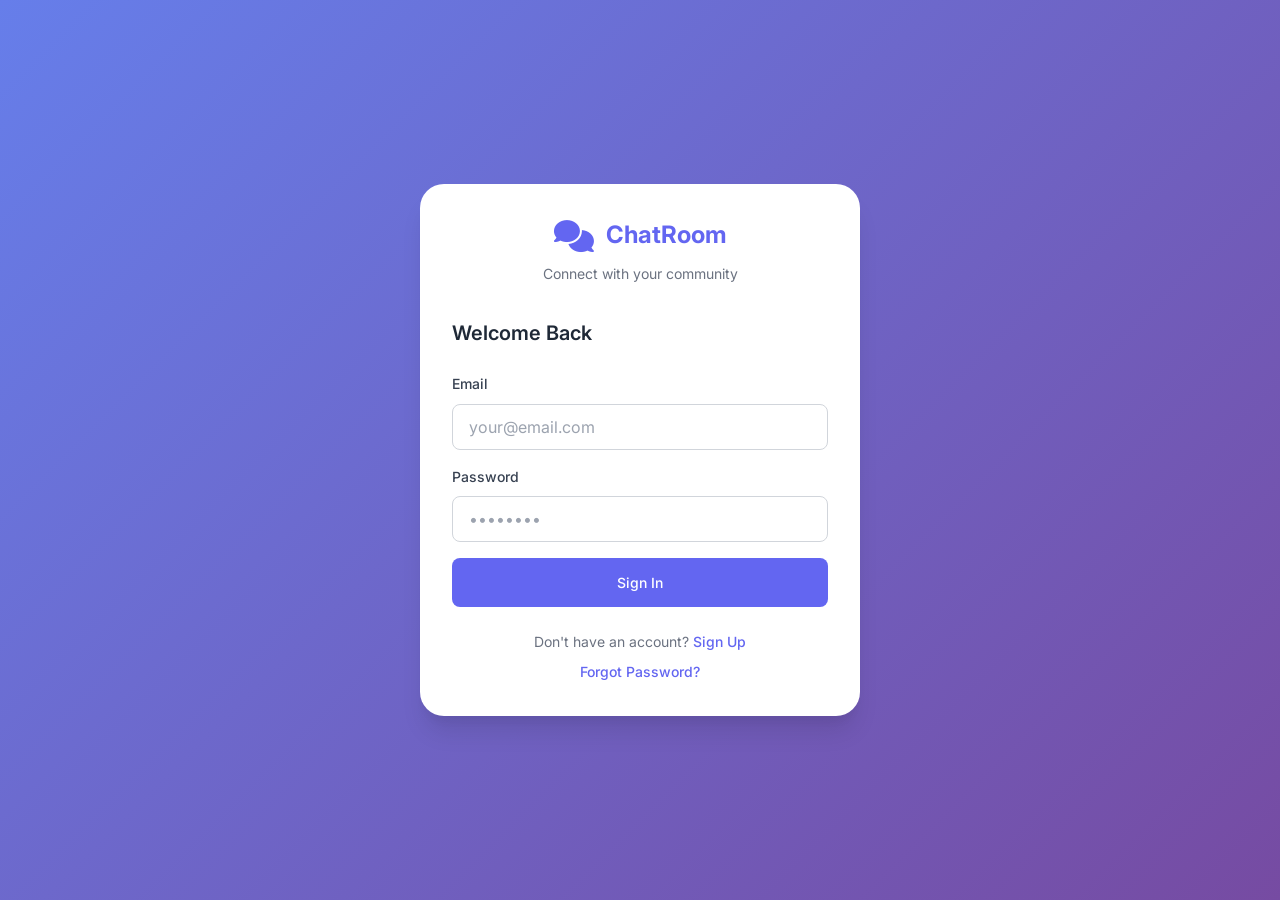
<file: frontend/index.html>
<!DOCTYPE html>
<html lang="en">
<head>
    <meta charset="UTF-8">
    <meta name="viewport" content="width=device-width, initial-scale=1.0">
    <title>ChatRoom - Connect & Collaborate</title>
    <link rel="stylesheet" href="css/styles.css">
    <link rel="preconnect" href="https://fonts.googleapis.com">
    <link rel="preconnect" href="https://fonts.gstatic.com" crossorigin>
    <link href="https://fonts.googleapis.com/css2?family=Inter:wght@300;400;500;600;700&display=swap" rel="stylesheet">
    <link rel="stylesheet" href="https://cdnjs.cloudflare.com/ajax/libs/font-awesome/6.4.0/css/all.min.css">
</head>
<body>
    <!-- Loading Screen -->
    <div id="loading-screen" class="loading-screen">
        <div class="loading-content">
            <div class="loading-logo">
                <i class="fas fa-comments"></i>
            </div>
            <h1>ChatRoom</h1>
            <div class="loading-spinner"></div>
        </div>
    </div>

    <!-- Auth Container -->
    <div id="auth-container" class="auth-container hidden">
        <div class="auth-wrapper">
            <div class="auth-card">
                <div class="auth-header">
                    <div class="logo">
                        <i class="fas fa-comments"></i>
                        <span>ChatRoom</span>
                    </div>
                    <p class="auth-subtitle">Connect with your community</p>
                </div>
                
                <!-- Login Form -->
                <form id="login-form" class="auth-form">
                    <h2>Welcome Back</h2>
                    <div class="form-group">
                        <label for="login-email">Email</label>
                        <input type="email" id="login-email" required placeholder="your@email.com">
                    </div>
                    <div class="form-group">
                        <label for="login-password">Password</label>
                        <input type="password" id="login-password" required placeholder="••••••••">
                    </div>
                    <button type="submit" class="btn btn-primary btn-full">Sign In</button>
                    <div class="auth-footer">
                        <p>Don't have an account? <a href="#" id="show-register">Sign Up</a></p>
                        <a href="#" id="show-forgot-password">Forgot Password?</a>
                    </div>
                </form>

                <!-- Register Form -->
                <form id="register-form" class="auth-form hidden">
                    <h2>Create Account</h2>
                    <div class="form-group">
                        <label for="register-username">Username</label>
                        <input type="text" id="register-username" required placeholder="johndoe">
                    </div>
                    <div class="form-group">
                        <label for="register-email">Email</label>
                        <input type="email" id="register-email" required placeholder="your@email.com">
                    </div>
                    <div class="form-group">
                        <label for="register-password">Password</label>
                        <input type="password" id="register-password" required placeholder="••••••••" minlength="8">
                    </div>
                    <div class="form-group">
                        <label for="register-confirm">Confirm Password</label>
                        <input type="password" id="register-confirm" required placeholder="••••••••">
                    </div>
                    <button type="submit" class="btn btn-primary btn-full">Create Account</button>
                    <div class="auth-footer">
                        <p>Already have an account? <a href="#" id="show-login">Sign In</a></p>
                    </div>
                </form>

                <!-- Forgot Password Form -->
                <form id="forgot-password-form" class="auth-form hidden">
                    <h2>Reset Password</h2>
                    <p class="form-description">Enter your email and we'll send you instructions to reset your password.</p>
                    <div class="form-group">
                        <label for="reset-email">Email</label>
                        <input type="email" id="reset-email" required placeholder="your@email.com">
                    </div>
                    <button type="submit" class="btn btn-primary btn-full">Send Reset Link</button>
                    <div class="auth-footer">
                        <a href="#" id="back-to-login">Back to Login</a>
                    </div>
                </form>
            </div>
        </div>
    </div>

    <!-- Main App Container -->
    <div id="app-container" class="app-container hidden">
        <!-- Sidebar -->
        <aside class="sidebar">
            <div class="sidebar-header">
                <div class="logo">
                    <i class="fas fa-comments"></i>
                    <span>ChatRoom</span>
                </div>
                <button class="btn-icon close-sidebar" id="close-sidebar">
                    <i class="fas fa-times"></i>
                </button>
            </div>
            
            <nav class="sidebar-nav">
                <a href="#" class="nav-item active" data-view="rooms">
                    <i class="fas fa-hashtag"></i>
                    <span>Rooms</span>
                </a>
                <a href="#" class="nav-item" data-view="messages">
                    <i class="fas fa-envelope"></i>
                    <span>Messages</span>
                    <span class="badge" id="message-badge">0</span>
                </a>
                <a href="#" class="nav-item" data-view="users">
                    <i class="fas fa-users"></i>
                    <span>Users</span>
                </a>
            </nav>

            <div class="sidebar-footer">
                <div class="user-profile">
                    <div class="avatar" id="current-user-avatar">
                        <i class="fas fa-user"></i>
                    </div>
                    <div class="user-info">
                        <span class="user-name" id="current-user-name">User</span>
                        <span class="user-email" id="current-user-email">user@example.com</span>
                    </div>
                </div>
                <button class="btn-icon" id="logout-btn">
                    <i class="fas fa-sign-out-alt"></i>
                </button>
            </div>
        </aside>

        <!-- Main Content -->
        <main class="main-content">
            <!-- Header -->
            <header class="top-header">
                <button class="btn-icon menu-toggle" id="menu-toggle">
                    <i class="fas fa-bars"></i>
                </button>
                <div class="search-container">
                    <i class="fas fa-search"></i>
                    <input type="text" id="global-search" placeholder="Search rooms, users...">
                </div>
                <div class="header-actions">
                    <button class="btn-icon" id="notifications-btn">
                        <i class="fas fa-bell"></i>
                        <span class="notification-dot"></span>
                    </button>
                    <button class="btn-icon mobile-only" id="mobile-profile">
                        <i class="fas fa-user"></i>
                    </button>
                </div>
            </header>

            <!-- Content Views -->
            <div class="content-wrapper">
                <!-- Rooms View -->
                <div id="rooms-view" class="view active">
                    <div class="view-header">
                        <h1>Rooms</h1>
                        <button class="btn btn-primary" id="create-room-btn">
                            <i class="fas fa-plus"></i>
                            <span>Create Room</span>
                        </button>
                    </div>
                    
                    <div class="rooms-grid" id="rooms-grid">
                        <!-- Rooms will be dynamically inserted here -->
                    </div>
                </div>

                <!-- Messages View -->
                <div id="messages-view" class="view hidden">
                    <div class="messages-layout">
                        <div class="conversations-list" id="conversations-list">
                            <div class="conversations-header">
                                <h2>Messages</h2>
                            </div>
                            <div class="conversations" id="conversations">
                                <!-- Conversations will be dynamically inserted here -->
                            </div>
                        </div>
                        <div class="chat-area" id="chat-area">
                            <div class="chat-header" id="chat-header">
                                <div class="chat-info">
                                    <div class="avatar" id="chat-avatar">
                                        <i class="fas fa-user"></i>
                                    </div>
                                    <div>
                                        <h3 id="chat-name">Select a conversation</h3>
                                        <span class="status" id="chat-status"></span>
                                    </div>
                                </div>
                            </div>
                            <div class="chat-messages" id="chat-messages">
                                <div class="empty-chat">
                                    <i class="fas fa-comments"></i>
                                    <p>Select a conversation to start messaging</p>
                                </div>
                            </div>
                            <div class="chat-input" id="chat-input">
                                <button class="btn-icon" id="attach-file">
                                    <i class="fas fa-paperclip"></i>
                                </button>
                                <input type="text" id="message-input" placeholder="Type a message..." disabled>
                                <button class="btn-icon" id="send-message" disabled>
                                    <i class="fas fa-paper-plane"></i>
                                </button>
                            </div>
                        </div>
                    </div>
                </div>

                <!-- Users View -->
                <div id="users-view" class="view hidden">
                    <div class="view-header">
                        <h1>Users</h1>
                    </div>
                    <div class="users-grid" id="users-grid">
                        <!-- Users will be dynamically inserted here -->
                    </div>
                </div>
            </div>
        </main>
    </div>

    <!-- Create Room Modal -->
    <div id="create-room-modal" class="modal hidden">
        <div class="modal-overlay"></div>
        <div class="modal-content">
            <div class="modal-header">
                <h2>Create New Room</h2>
                <button class="btn-icon close-modal">
                    <i class="fas fa-times"></i>
                </button>
            </div>
            <form id="create-room-form">
                <div class="form-group">
                    <label for="room-name">Room Name</label>
                    <input type="text" id="room-name" required placeholder="Enter room name">
                </div>
                <div class="form-group">
                    <label for="room-description">Description</label>
                    <textarea id="room-description" rows="3" placeholder="What's this room about?"></textarea>
                </div>
                <div class="form-group">
                    <label for="room-tags">Tags (comma separated)</label>
                    <input type="text" id="room-tags" placeholder="tech, design, programming">
                </div>
                <div class="form-group">
                    <label>
                        <input type="checkbox" id="room-private">
                        Make room private
                    </label>
                </div>
                <div class="modal-actions">
                    <button type="button" class="btn btn-secondary close-modal">Cancel</button>
                    <button type="submit" class="btn btn-primary">Create Room</button>
                </div>
            </form>
        </div>
    </div>

    <!-- Toast Notifications -->
    <div id="toast-container" class="toast-container"></div>

    <script src="js/api.js"></script>
    <script src="js/auth.js"></script>
    <script src="js/app.js"></script>
    <script src="js/rooms.js"></script>
    <script src="js/messages.js"></script>
    <script src="js/users.js"></script>
</body>
</html>
</file>
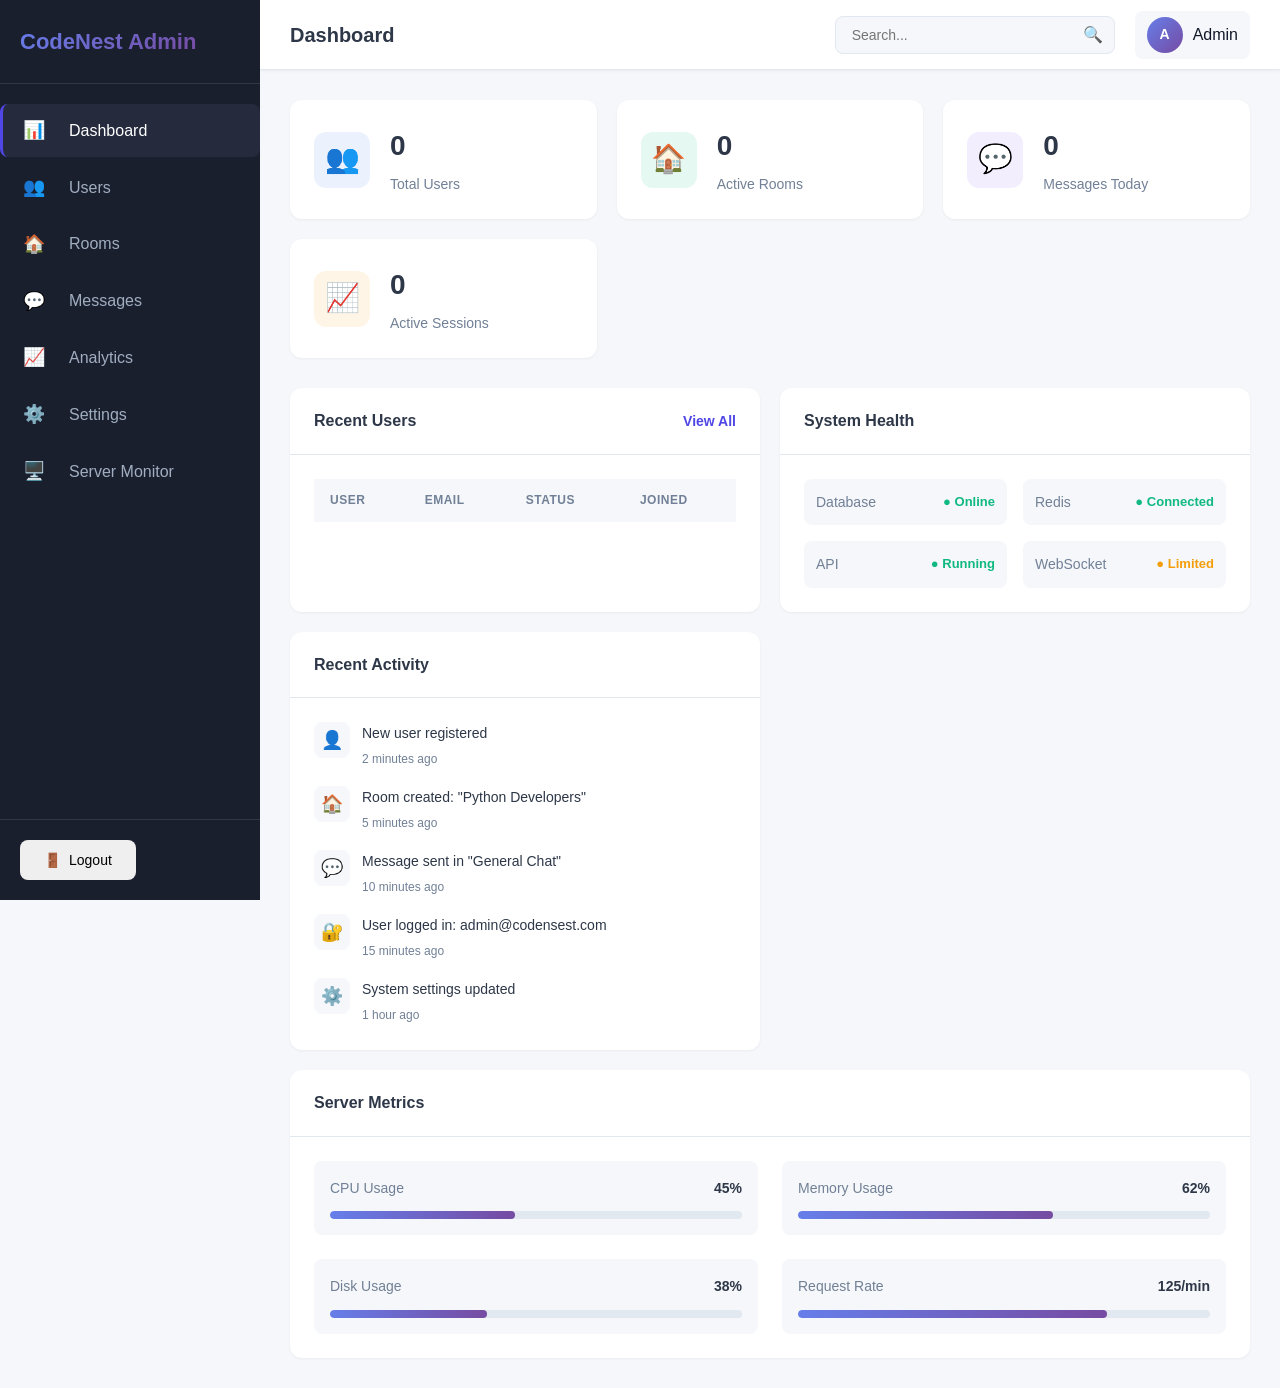
<file: frontend/pages/admin.html>
<!DOCTYPE html>
<html lang="en">
<head>
    <meta charset="UTF-8">
    <meta name="viewport" content="width=device-width, initial-scale=1.0">
    <title>Admin Dashboard - CodeNest</title>
    <link rel="stylesheet" href="../css/styles.css">
    <link rel="stylesheet" href="../css/admin.css">
</head>
<body>
    <div class="admin-layout">
        <!-- Sidebar -->
        <aside class="admin-sidebar">
            <div class="sidebar-header">
                <h1 class="logo">CodeNest Admin</h1>
            </div>
            <nav class="sidebar-nav">
                <a href="#dashboard" class="nav-item active" data-page="dashboard">
                    <span class="icon">📊</span>
                    <span>Dashboard</span>
                </a>
                <a href="#users" class="nav-item" data-page="users">
                    <span class="icon">👥</span>
                    <span>Users</span>
                </a>
                <a href="#rooms" class="nav-item" data-page="rooms">
                    <span class="icon">🏠</span>
                    <span>Rooms</span>
                </a>
                <a href="#messages" class="nav-item" data-page="messages">
                    <span class="icon">💬</span>
                    <span>Messages</span>
                </a>
                <a href="#analytics" class="nav-item" data-page="analytics">
                    <span class="icon">📈</span>
                    <span>Analytics</span>
                </a>
                <a href="#settings" class="nav-item" data-page="settings">
                    <span class="icon">⚙️</span>
                    <span>Settings</span>
                </a>
                <a href="#monitoring" class="nav-item" data-page="monitoring">
                    <span class="icon">🖥️</span>
                    <span>Server Monitor</span>
                </a>
            </nav>
            <div class="sidebar-footer">
                <button id="logoutBtn" class="btn btn-outline btn-block">
                    <span class="icon">🚪</span>
                    <span>Logout</span>
                </button>
            </div>
        </aside>

        <!-- Main Content -->
        <main class="admin-main">
            <!-- Top Bar -->
            <header class="admin-header">
                <div class="header-left">
                    <button class="btn-icon menu-toggle" id="menuToggle">
                        <span>☰</span>
                    </button>
                    <h2 id="pageTitle">Dashboard</h2>
                </div>
                <div class="header-right">
                    <div class="search-box">
                        <input type="text" placeholder="Search..." id="globalSearch">
                        <span class="icon">🔍</span>
                    </div>
                    <div class="user-menu">
                        <div class="avatar" id="userAvatar">A</div>
                        <span id="userName">Admin</span>
                    </div>
                </div>
            </header>

            <!-- Dashboard Content -->
            <div id="dashboardPage" class="page-content active">
                <div class="stats-grid">
                    <div class="stat-card">
                        <div class="stat-icon blue">👥</div>
                        <div class="stat-info">
                            <h3 id="totalUsers">0</h3>
                            <p>Total Users</p>
                        </div>
                    </div>
                    <div class="stat-card">
                        <div class="stat-icon green">🏠</div>
                        <div class="stat-info">
                            <h3 id="totalRooms">0</h3>
                            <p>Active Rooms</p>
                        </div>
                    </div>
                    <div class="stat-card">
                        <div class="stat-icon purple">💬</div>
                        <div class="stat-info">
                            <h3 id="totalMessages">0</h3>
                            <p>Messages Today</p>
                        </div>
                    </div>
                    <div class="stat-card">
                        <div class="stat-icon orange">📈</div>
                        <div class="stat-info">
                            <h3 id="activeSessions">0</h3>
                            <p>Active Sessions</p>
                        </div>
                    </div>
                </div>

                <div class="dashboard-grid">
                    <div class="card">
                        <div class="card-header">
                            <h3>Recent Users</h3>
                            <a href="#users" class="btn-link">View All</a>
                        </div>
                        <div class="card-body">
                            <table class="data-table" id="recentUsersTable">
                                <thead>
                                    <tr>
                                        <th>User</th>
                                        <th>Email</th>
                                        <th>Status</th>
                                        <th>Joined</th>
                                    </tr>
                                </thead>
                                <tbody></tbody>
                            </table>
                        </div>
                    </div>

                    <div class="card">
                        <div class="card-header">
                            <h3>System Health</h3>
                        </div>
                        <div class="card-body">
                            <div class="health-grid">
                                <div class="health-item">
                                    <span class="health-label">Database</span>
                                    <span class="health-status status-good">● Online</span>
                                </div>
                                <div class="health-item">
                                    <span class="health-label">Redis</span>
                                    <span class="health-status status-good">● Connected</span>
                                </div>
                                <div class="health-item">
                                    <span class="health-label">API</span>
                                    <span class="health-status status-good">● Running</span>
                                </div>
                                <div class="health-item">
                                    <span class="health-label">WebSocket</span>
                                    <span class="health-status status-warning">● Limited</span>
                                </div>
                            </div>
                        </div>
                    </div>

                    <div class="card">
                        <div class="card-header">
                            <h3>Recent Activity</h3>
                        </div>
                        <div class="card-body">
                            <div class="activity-list" id="activityList">
                                <div class="activity-item">
                                    <span class="activity-icon">👤</span>
                                    <div class="activity-content">
                                        <p>New user registered</p>
                                        <small>2 minutes ago</small>
                                    </div>
                                </div>
                                <div class="activity-item">
                                    <span class="activity-icon">🏠</span>
                                    <div class="activity-content">
                                        <p>Room created: "Python Developers"</p>
                                        <small>5 minutes ago</small>
                                    </div>
                                </div>
                                <div class="activity-item">
                                    <span class="activity-icon">💬</span>
                                    <div class="activity-content">
                                        <p>Message sent in "General Chat"</p>
                                        <small>10 minutes ago</small>
                                    </div>
                                </div>
                            </div>
                        </div>
                    </div>

                    <div class="card full-width">
                        <div class="card-header">
                            <h3>Server Metrics</h3>
                        </div>
                        <div class="card-body">
                            <div class="metrics-grid">
                                <div class="metric">
                                    <div class="metric-header">
                                        <span>CPU Usage</span>
                                        <span id="cpuUsage">45%</span>
                                    </div>
                                    <div class="progress-bar">
                                        <div class="progress-fill" style="width: 45%"></div>
                                    </div>
                                </div>
                                <div class="metric">
                                    <div class="metric-header">
                                        <span>Memory Usage</span>
                                        <span id="memoryUsage">62%</span>
                                    </div>
                                    <div class="progress-bar">
                                        <div class="progress-fill" style="width: 62%"></div>
                                    </div>
                                </div>
                                <div class="metric">
                                    <div class="metric-header">
                                        <span>Disk Usage</span>
                                        <span id="diskUsage">38%</span>
                                    </div>
                                    <div class="progress-bar">
                                        <div class="progress-fill" style="width: 38%"></div>
                                    </div>
                                </div>
                                <div class="metric">
                                    <div class="metric-header">
                                        <span>Request Rate</span>
                                        <span id="requestRate">125/min</span>
                                    </div>
                                    <div class="progress-bar">
                                        <div class="progress-fill" style="width: 75%"></div>
                                    </div>
                                </div>
                            </div>
                        </div>
                    </div>
                </div>
            </div>

            <!-- Users Page -->
            <div id="usersPage" class="page-content">
                <div class="card">
                    <div class="card-header">
                        <h3>User Management</h3>
                        <button class="btn btn-primary" id="addUserBtn">Add User</button>
                    </div>
                    <div class="card-body">
                        <div class="table-filters">
                            <input type="text" placeholder="Search users..." class="filter-input" id="userSearch">
                            <select class="filter-select" id="userStatusFilter">
                                <option value="">All Status</option>
                                <option value="active">Active</option>
                                <option value="inactive">Inactive</option>
                                <option value="banned">Banned</option>
                            </select>
                        </div>
                        <table class="data-table" id="usersTable">
                            <thead>
                                <tr>
                                    <th>ID</th>
                                    <th>User</th>
                                    <th>Email</th>
                                    <th>Status</th>
                                    <th>Role</th>
                                    <th>Joined</th>
                                    <th>Actions</th>
                                </tr>
                            </thead>
                            <tbody></tbody>
                        </table>
                        <div class="pagination" id="usersPagination"></div>
                    </div>
                </div>
            </div>

            <!-- Rooms Page -->
            <div id="roomsPage" class="page-content">
                <div class="card">
                    <div class="card-header">
                        <h3>Room Management</h3>
                        <button class="btn btn-primary" id="addRoomBtn">Create Room</button>
                    </div>
                    <div class="card-body">
                        <div class="table-filters">
                            <input type="text" placeholder="Search rooms..." class="filter-input" id="roomSearch">
                            <select class="filter-select" id="roomTypeFilter">
                                <option value="">All Types</option>
                                <option value="public">Public</option>
                                <option value="private">Private</option>
                            </select>
                        </div>
                        <table class="data-table" id="roomsTable">
                            <thead>
                                <tr>
                                    <th>ID</th>
                                    <th>Name</th>
                                    <th>Creator</th>
                                    <th>Members</th>
                                    <th>Type</th>
                                    <th>Status</th>
                                    <th>Created</th>
                                    <th>Actions</th>
                                </tr>
                            </thead>
                            <tbody></tbody>
                        </table>
                        <div class="pagination" id="roomsPagination"></div>
                    </div>
                </div>
            </div>

            <!-- Messages Page -->
            <div id="messagesPage" class="page-content">
                <div class="card">
                    <div class="card-header">
                        <h3>Message Monitoring</h3>
                    </div>
                    <div class="card-body">
                        <div class="message-stats">
                            <div class="stat-box">
                                <h4>Total Messages</h4>
                                <p id="totalMsgCount">0</p>
                            </div>
                            <div class="stat-box">
                                <h4>Today</h4>
                                <p id="todayMsgCount">0</p>
                            </div>
                            <div class="stat-box">
                                <h4>Avg per Day</h4>
                                <p id="avgMsgCount">0</p>
                            </div>
                        </div>
                        <div class="message-list" id="messageList"></div>
                    </div>
                </div>
            </div>

            <!-- Analytics Page -->
            <div id="analyticsPage" class="page-content">
                <div class="card">
                    <div class="card-header">
                        <h3>Analytics Overview</h3>
                        <select class="filter-select" id="dateRange">
                            <option value="7">Last 7 Days</option>
                            <option value="30">Last 30 Days</option>
                            <option value="90">Last 90 Days</option>
                        </select>
                    </div>
                    <div class="card-body">
                        <div class="charts-grid">
                            <div class="chart-container">
                                <h4>User Growth</h4>
                                <canvas id="userGrowthChart"></canvas>
                            </div>
                            <div class="chart-container">
                                <h4>Activity Timeline</h4>
                                <canvas id="activityChart"></canvas>
                            </div>
                        </div>
                    </div>
                </div>
            </div>

            <!-- Settings Page -->
            <div id="settingsPage" class="page-content">
                <div class="card">
                    <div class="card-header">
                        <h3>System Settings</h3>
                    </div>
                    <div class="card-body">
                        <form id="settingsForm" class="settings-form">
                            <div class="form-group">
                                <label>Site Name</label>
                                <input type="text" value="CodeNest" class="form-control">
                            </div>
                            <div class="form-group">
                                <label>Maintenance Mode</label>
                                <label class="switch">
                                    <input type="checkbox">
                                    <span class="slider"></span>
                                </label>
                            </div>
                            <div class="form-group">
                                <label>Registration</label>
                                <label class="switch">
                                    <input type="checkbox" checked>
                                    <span class="slider"></span>
                                </label>
                            </div>
                            <button type="submit" class="btn btn-primary">Save Changes</button>
                        </form>
                    </div>
                </div>
            </div>

            <!-- Monitoring Page -->
            <div id="monitoringPage" class="page-content">
                <div class="card">
                    <div class="card-header">
                        <h3>Server Monitoring</h3>
                        <button class="btn btn-primary" id="refreshMetrics">Refresh</button>
                    </div>
                    <div class="card-body">
                        <div class="server-status">
                            <div class="status-indicator online">
                                <span class="dot"></span>
                                <span>Server Online</span>
                            </div>
                            <div class="uptime">
                                <strong>Uptime:</strong> <span id="serverUptime">24d 12h 35m</span>
                            </div>
                        </div>
                        <div class="monitoring-grid">
                            <div class="monitor-card">
                                <h4>Performance</h4>
                                <div class="monitor-data">
                                    <div class="data-row">
                                        <span>Response Time</span>
                                        <span id="responseTime">45ms</span>
                                    </div>
                                    <div class="data-row">
                                        <span>Requests/sec</span>
                                        <span id="requestsPerSec">25</span>
                                    </div>
                                    <div class="data-row">
                                        <span>Error Rate</span>
                                        <span id="errorRate">0.1%</span>
                                    </div>
                                </div>
                            </div>
                            <div class="monitor-card">
                                <h4>Resources</h4>
                                <div class="monitor-data">
                                    <div class="data-row">
                                        <span>CPU</span>
                                        <span id="monitorCpu">45%</span>
                                    </div>
                                    <div class="data-row">
                                        <span>Memory</span>
                                        <span id="monitorMemory">2.4GB / 4GB</span>
                                    </div>
                                    <div class="data-row">
                                        <span>Disk</span>
                                        <span id="monitorDisk">120GB / 500GB</span>
                                    </div>
                                </div>
                            </div>
                            <div class="monitor-card">
                                <h4>Database</h4>
                                <div class="monitor-data">
                                    <div class="data-row">
                                        <span>Connections</span>
                                        <span id="dbConnections">15</span>
                                    </div>
                                    <div class="data-row">
                                        <span>Query Time</span>
                                        <span id="queryTime">12ms</span>
                                    </div>
                                    <div class="data-row">
                                        <span>Slow Queries</span>
                                        <span id="slowQueries">2</span>
                                    </div>
                                </div>
                            </div>
                            <div class="monitor-card">
                                <h4>Cache (Redis)</h4>
                                <div class="monitor-data">
                                    <div class="data-row">
                                        <span>Hit Rate</span>
                                        <span id="cacheHitRate">94%</span>
                                    </div>
                                    <div class="data-row">
                                        <span>Memory</span>
                                        <span id="cacheMemory">256MB</span>
                                    </div>
                                    <div class="data-row">
                                        <span>Keys</span>
                                        <span id="cacheKeys">1,245</span>
                                    </div>
                                </div>
                            </div>
                        </div>
                        <div class="logs-section">
                            <h4>Recent Logs</h4>
                            <div class="logs-container" id="logsContainer">
                                <div class="log-entry info">
                                    <span class="log-time">10:45:23</span>
                                    <span class="log-level">INFO</span>
                                    <span class="log-message">Server started successfully</span>
                                </div>
                                <div class="log-entry success">
                                    <span class="log-time">10:46:12</span>
                                    <span class="log-level">SUCCESS</span>
                                    <span class="log-message">Database backup completed</span>
                                </div>
                                <div class="log-entry warning">
                                    <span class="log-time">10:47:05</span>
                                    <span class="log-level">WARNING</span>
                                    <span class="log-message">High memory usage detected</span>
                                </div>
                            </div>
                        </div>
                    </div>
                </div>
            </div>
        </main>
    </div>

    <script src="../js/api.js"></script>
    <script src="../js/admin.js"></script>
</body>
</html>
</file>
<file: frontend/css/styles.css>
/* CSS Variables - Modern Design System */
:root {
    /* Colors - Inspired by modern UI/UX trends */
    --primary: #6366f1;
    --primary-dark: #4f46e5;
    --primary-light: #818cf8;
    --secondary: #ec4899;
    --accent: #06b6d4;
    
    /* Neutrals */
    --gray-50: #f9fafb;
    --gray-100: #f3f4f6;
    --gray-200: #e5e7eb;
    --gray-300: #d1d5db;
    --gray-400: #9ca3af;
    --gray-500: #6b7280;
    --gray-600: #4b5563;
    --gray-700: #374151;
    --gray-800: #1f2937;
    --gray-900: #111827;
    
    /* Semantic Colors */
    --success: #10b981;
    --warning: #f59e0b;
    --error: #ef4444;
    --info: #3b82f6;
    
    /* Backgrounds */
    --bg-primary: #ffffff;
    --bg-secondary: #f9fafb;
    --bg-tertiary: #f3f4f6;
    --bg-dark: #1f2937;
    
    /* Shadows */
    --shadow-sm: 0 1px 2px 0 rgba(0, 0, 0, 0.05);
    --shadow: 0 1px 3px 0 rgba(0, 0, 0, 0.1), 0 1px 2px 0 rgba(0, 0, 0, 0.06);
    --shadow-md: 0 4px 6px -1px rgba(0, 0, 0, 0.1), 0 2px 4px -1px rgba(0, 0, 0, 0.06);
    --shadow-lg: 0 10px 15px -3px rgba(0, 0, 0, 0.1), 0 4px 6px -2px rgba(0, 0, 0, 0.05);
    --shadow-xl: 0 20px 25px -5px rgba(0, 0, 0, 0.1), 0 10px 10px -5px rgba(0, 0, 0, 0.04);
    
    /* Border Radius */
    --radius-sm: 0.375rem;
    --radius: 0.5rem;
    --radius-md: 0.75rem;
    --radius-lg: 1rem;
    --radius-xl: 1.5rem;
    --radius-full: 9999px;
    
    /* Spacing */
    --space-1: 0.25rem;
    --space-2: 0.5rem;
    --space-3: 0.75rem;
    --space-4: 1rem;
    --space-5: 1.25rem;
    --space-6: 1.5rem;
    --space-8: 2rem;
    --space-10: 2.5rem;
    --space-12: 3rem;
    
    /* Transitions */
    --transition-fast: 150ms ease;
    --transition: 200ms ease;
    --transition-slow: 300ms ease;
    
    /* Typography */
    --font-family: 'Inter', -apple-system, BlinkMacSystemFont, 'Segoe UI', Roboto, sans-serif;
    --font-size-xs: 0.75rem;
    --font-size-sm: 0.875rem;
    --font-size-base: 1rem;
    --font-size-lg: 1.125rem;
    --font-size-xl: 1.25rem;
    --font-size-2xl: 1.5rem;
    --font-size-3xl: 1.875rem;
    --font-size-4xl: 2.25rem;
}

/* Reset & Base Styles */
* {
    margin: 0;
    padding: 0;
    box-sizing: border-box;
}

html {
    font-size: 16px;
    scroll-behavior: smooth;
}

body {
    font-family: var(--font-family);
    background: var(--bg-secondary);
    color: var(--gray-900);
    line-height: 1.6;
    overflow-x: hidden;
}

/* Utility Classes */
.hidden {
    display: none !important;
}

/* Loading Screen */
.loading-screen {
    position: fixed;
    inset: 0;
    background: linear-gradient(135deg, var(--primary) 0%, var(--secondary) 100%);
    display: flex;
    align-items: center;
    justify-content: center;
    z-index: 9999;
    transition: opacity var(--transition-slow), visibility var(--transition-slow);
}

.loading-content {
    text-align: center;
    color: white;
}

.loading-logo {
    font-size: 4rem;
    margin-bottom: var(--space-4);
    animation: bounce 1s infinite;
}

.loading-content h1 {
    font-size: var(--font-size-3xl);
    font-weight: 700;
    margin-bottom: var(--space-6);
}

.loading-spinner {
    width: 40px;
    height: 40px;
    border: 3px solid rgba(255, 255, 255, 0.3);
    border-top-color: white;
    border-radius: 50%;
    animation: spin 1s linear infinite;
    margin: 0 auto;
}

@keyframes spin {
    to { transform: rotate(360deg); }
}

@keyframes bounce {
    0%, 100% { transform: translateY(0); }
    50% { transform: translateY(-10px); }
}

/* Auth Container */
.auth-container {
    min-height: 100vh;
    display: flex;
    align-items: center;
    justify-content: center;
    padding: var(--space-4);
    background: linear-gradient(135deg, #667eea 0%, #764ba2 100%);
}

.auth-wrapper {
    width: 100%;
    max-width: 440px;
}

.auth-card {
    background: var(--bg-primary);
    border-radius: var(--radius-xl);
    padding: var(--space-8);
    box-shadow: var(--shadow-xl);
}

.auth-header {
    text-align: center;
    margin-bottom: var(--space-8);
}

.auth-header .logo {
    display: flex;
    align-items: center;
    justify-content: center;
    gap: var(--space-3);
    font-size: var(--font-size-2xl);
    font-weight: 700;
    color: var(--primary);
    margin-bottom: var(--space-2);
}

.auth-header .logo i {
    font-size: 2rem;
}

.auth-subtitle {
    color: var(--gray-500);
    font-size: var(--font-size-sm);
}

/* Forms */
.auth-form h2 {
    font-size: var(--font-size-xl);
    font-weight: 600;
    margin-bottom: var(--space-6);
    color: var(--gray-800);
}

.form-description {
    color: var(--gray-500);
    font-size: var(--font-size-sm);
    margin-bottom: var(--space-4);
}

.form-group {
    margin-bottom: var(--space-4);
}

.form-group label {
    display: block;
    font-size: var(--font-size-sm);
    font-weight: 500;
    color: var(--gray-700);
    margin-bottom: var(--space-2);
}

.form-group input,
.form-group textarea {
    width: 100%;
    padding: var(--space-3) var(--space-4);
    border: 1px solid var(--gray-300);
    border-radius: var(--radius);
    font-size: var(--font-size-base);
    font-family: var(--font-family);
    transition: all var(--transition-fast);
    background: var(--bg-primary);
}

.form-group input:focus,
.form-group textarea:focus {
    outline: none;
    border-color: var(--primary);
    box-shadow: 0 0 0 3px rgba(99, 102, 241, 0.1);
}

.form-group input::placeholder,
.form-group textarea::placeholder {
    color: var(--gray-400);
}

.form-group textarea {
    resize: vertical;
    min-height: 80px;
}

/* Buttons */
.btn {
    display: inline-flex;
    align-items: center;
    justify-content: center;
    gap: var(--space-2);
    padding: var(--space-3) var(--space-6);
    font-size: var(--font-size-sm);
    font-weight: 500;
    border: none;
    border-radius: var(--radius);
    cursor: pointer;
    transition: all var(--transition-fast);
    font-family: var(--font-family);
    text-decoration: none;
}

.btn-primary {
    background: var(--primary);
    color: white;
}

.btn-primary:hover {
    background: var(--primary-dark);
    transform: translateY(-1px);
}

.btn-secondary {
    background: var(--gray-200);
    color: var(--gray-700);
}

.btn-secondary:hover {
    background: var(--gray-300);
}

.btn-full {
    width: 100%;
    padding: var(--space-4);
}

.btn-icon {
    display: inline-flex;
    align-items: center;
    justify-content: center;
    width: 40px;
    height: 40px;
    border: none;
    border-radius: var(--radius);
    background: transparent;
    color: var(--gray-500);
    cursor: pointer;
    transition: all var(--transition-fast);
}

.btn-icon:hover {
    background: var(--gray-100);
    color: var(--gray-700);
}

/* Auth Footer */
.auth-footer {
    margin-top: var(--space-6);
    text-align: center;
    font-size: var(--font-size-sm);
    color: var(--gray-500);
}

.auth-footer a {
    color: var(--primary);
    text-decoration: none;
    font-weight: 500;
}

.auth-footer a:hover {
    text-decoration: underline;
}

.auth-footer p {
    margin-bottom: var(--space-2);
}

/* App Container */
.app-container {
    display: flex;
    height: 100vh;
    overflow: hidden;
}

/* Sidebar */
.sidebar {
    width: 280px;
    background: var(--bg-primary);
    border-right: 1px solid var(--gray-200);
    display: flex;
    flex-direction: column;
    transition: transform var(--transition);
}

.sidebar-header {
    padding: var(--space-6);
    border-bottom: 1px solid var(--gray-200);
    display: flex;
    align-items: center;
    justify-content: space-between;
}

.sidebar-header .logo {
    display: flex;
    align-items: center;
    gap: var(--space-3);
    font-size: var(--font-size-xl);
    font-weight: 700;
    color: var(--primary);
}

.close-sidebar {
    display: none;
}

.sidebar-nav {
    flex: 1;
    padding: var(--space-4);
    overflow-y: auto;
}

.nav-item {
    display: flex;
    align-items: center;
    gap: var(--space-3);
    padding: var(--space-3) var(--space-4);
    color: var(--gray-600);
    text-decoration: none;
    border-radius: var(--radius);
    margin-bottom: var(--space-1);
    transition: all var(--transition-fast);
    position: relative;
}

.nav-item:hover {
    background: var(--gray-100);
    color: var(--gray-900);
}

.nav-item.active {
    background: var(--primary);
    color: white;
}

.nav-item i {
    font-size: var(--font-size-lg);
    width: 20px;
    text-align: center;
}

.nav-item .badge {
    margin-left: auto;
    background: var(--error);
    color: white;
    font-size: var(--font-size-xs);
    font-weight: 600;
    padding: var(--space-1) var(--space-2);
    border-radius: var(--radius-full);
    min-width: 20px;
    text-align: center;
}

.sidebar-footer {
    padding: var(--space-4);
    border-top: 1px solid var(--gray-200);
    display: flex;
    align-items: center;
    justify-content: space-between;
}

.user-profile {
    display: flex;
    align-items: center;
    gap: var(--space-3);
    flex: 1;
}

.avatar {
    width: 40px;
    height: 40px;
    border-radius: var(--radius-full);
    background: linear-gradient(135deg, var(--primary) 0%, var(--secondary) 100%);
    display: flex;
    align-items: center;
    justify-content: center;
    color: white;
    font-weight: 600;
    flex-shrink: 0;
}

.user-info {
    flex: 1;
    overflow: hidden;
}

.user-name {
    display: block;
    font-weight: 600;
    font-size: var(--font-size-sm);
    color: var(--gray-900);
}

.user-email {
    display: block;
    font-size: var(--font-size-xs);
    color: var(--gray-500);
    white-space: nowrap;
    overflow: hidden;
    text-overflow: ellipsis;
}

/* Main Content */
.main-content {
    flex: 1;
    display: flex;
    flex-direction: column;
    overflow: hidden;
}

/* Top Header */
.top-header {
    height: 70px;
    background: var(--bg-primary);
    border-bottom: 1px solid var(--gray-200);
    display: flex;
    align-items: center;
    padding: 0 var(--space-6);
    gap: var(--space-4);
}

.menu-toggle {
    display: none;
}

.search-container {
    flex: 1;
    max-width: 600px;
    position: relative;
}

.search-container i {
    position: absolute;
    left: var(--space-4);
    top: 50%;
    transform: translateY(-50%);
    color: var(--gray-400);
}

.search-container input {
    width: 100%;
    padding: var(--space-3) var(--space-4) var(--space-3) var(--space-12);
    border: 1px solid var(--gray-200);
    border-radius: var(--radius-full);
    font-size: var(--font-size-sm);
    background: var(--gray-50);
    transition: all var(--transition-fast);
}

.search-container input:focus {
    outline: none;
    background: var(--bg-primary);
    border-color: var(--primary);
    box-shadow: 0 0 0 3px rgba(99, 102, 241, 0.1);
}

.header-actions {
    display: flex;
    align-items: center;
    gap: var(--space-2);
    margin-left: auto;
}

.header-actions .btn-icon {
    position: relative;
}

.notification-dot {
    position: absolute;
    top: 8px;
    right: 8px;
    width: 8px;
    height: 8px;
    background: var(--error);
    border-radius: 50%;
    border: 2px solid var(--bg-primary);
}

.mobile-only {
    display: none;
}

/* Content Wrapper */
.content-wrapper {
    flex: 1;
    overflow-y: auto;
    padding: var(--space-6);
}

.view {
    display: none;
}

.view.active {
    display: block;
}

.view-header {
    display: flex;
    align-items: center;
    justify-content: space-between;
    margin-bottom: var(--space-6);
}

.view-header h1 {
    font-size: var(--font-size-2xl);
    font-weight: 700;
    color: var(--gray-900);
}

/* Rooms Grid */
.rooms-grid {
    display: grid;
    grid-template-columns: repeat(auto-fill, minmax(320px, 1fr));
    gap: var(--space-6);
}

.room-card {
    background: var(--bg-primary);
    border-radius: var(--radius-lg);
    padding: var(--space-6);
    box-shadow: var(--shadow);
    transition: all var(--transition);
    cursor: pointer;
    border: 1px solid var(--gray-200);
}

.room-card:hover {
    transform: translateY(-4px);
    box-shadow: var(--shadow-lg);
    border-color: var(--primary-light);
}

.room-card-header {
    display: flex;
    align-items: flex-start;
    gap: var(--space-4);
    margin-bottom: var(--space-4);
}

.room-icon {
    width: 48px;
    height: 48px;
    border-radius: var(--radius);
    background: linear-gradient(135deg, var(--primary) 0%, var(--accent) 100%);
    display: flex;
    align-items: center;
    justify-content: center;
    color: white;
    font-size: var(--font-size-xl);
    flex-shrink: 0;
}

.room-info {
    flex: 1;
    overflow: hidden;
}

.room-info h3 {
    font-size: var(--font-size-lg);
    font-weight: 600;
    color: var(--gray-900);
    margin-bottom: var(--space-1);
    white-space: nowrap;
    overflow: hidden;
    text-overflow: ellipsis;
}

.room-info p {
    font-size: var(--font-size-sm);
    color: var(--gray-500);
    display: -webkit-box;
    -webkit-line-clamp: 2;
    -webkit-box-orient: vertical;
    overflow: hidden;
}

.room-meta {
    display: flex;
    align-items: center;
    gap: var(--space-4);
    margin-top: var(--space-4);
    padding-top: var(--space-4);
    border-top: 1px solid var(--gray-100);
}

.room-members {
    display: flex;
    align-items: center;
    gap: var(--space-2);
    font-size: var(--font-size-sm);
    color: var(--gray-500);
}

.room-tags {
    display: flex;
    gap: var(--space-2);
    flex-wrap: wrap;
}

.tag {
    font-size: var(--font-size-xs);
    padding: var(--space-1) var(--space-2);
    background: var(--gray-100);
    color: var(--gray-600);
    border-radius: var(--radius-full);
    font-weight: 500;
}

/* Messages Layout */
.messages-layout {
    display: grid;
    grid-template-columns: 350px 1fr;
    gap: var(--space-6);
    height: calc(100vh - 200px);
    background: var(--bg-primary);
    border-radius: var(--radius-lg);
    overflow: hidden;
    box-shadow: var(--shadow-md);
}

.conversations-list {
    border-right: 1px solid var(--gray-200);
    display: flex;
    flex-direction: column;
}

.conversations-header {
    padding: var(--space-4);
    border-bottom: 1px solid var(--gray-200);
}

.conversations-header h2 {
    font-size: var(--font-size-lg);
    font-weight: 600;
}

.conversations {
    flex: 1;
    overflow-y: auto;
}

.conversation-item {
    display: flex;
    align-items: center;
    gap: var(--space-3);
    padding: var(--space-4);
    cursor: pointer;
    transition: all var(--transition-fast);
    border-bottom: 1px solid var(--gray-100);
}

.conversation-item:hover {
    background: var(--gray-50);
}

.conversation-item.active {
    background: var(--primary);
    color: white;
}

.conversation-item.active .conversation-last-message,
.conversation-item.active .conversation-time {
    color: rgba(255, 255, 255, 0.8);
}

.conversation-avatar {
    width: 48px;
    height: 48px;
    border-radius: var(--radius-full);
    background: linear-gradient(135deg, var(--primary) 0%, var(--secondary) 100%);
    display: flex;
    align-items: center;
    justify-content: center;
    color: white;
    font-weight: 600;
    flex-shrink: 0;
}

.conversation-info {
    flex: 1;
    overflow: hidden;
}

.conversation-header {
    display: flex;
    align-items: center;
    justify-content: space-between;
    margin-bottom: var(--space-1);
}

.conversation-name {
    font-weight: 600;
    font-size: var(--font-size-sm);
    white-space: nowrap;
    overflow: hidden;
    text-overflow: ellipsis;
}

.conversation-time {
    font-size: var(--font-size-xs);
    color: var(--gray-400);
}

.conversation-last-message {
    font-size: var(--font-size-sm);
    color: var(--gray-500);
    white-space: nowrap;
    overflow: hidden;
    text-overflow: ellipsis;
}

.unread-badge {
    background: var(--primary);
    color: white;
    font-size: var(--font-size-xs);
    font-weight: 600;
    padding: var(--space-1) var(--space-2);
    border-radius: var(--radius-full);
}

/* Chat Area */
.chat-area {
    display: flex;
    flex-direction: column;
}

.chat-header {
    padding: var(--space-4) var(--space-6);
    border-bottom: 1px solid var(--gray-200);
}

.chat-info {
    display: flex;
    align-items: center;
    gap: var(--space-3);
}

.chat-info .avatar {
    width: 40px;
    height: 40px;
}

.chat-info h3 {
    font-size: var(--font-size-base);
    font-weight: 600;
}

.status {
    font-size: var(--font-size-sm);
    color: var(--success);
}

.status.offline {
    color: var(--gray-400);
}

.chat-messages {
    flex: 1;
    overflow-y: auto;
    padding: var(--space-6);
    display: flex;
    flex-direction: column;
    gap: var(--space-4);
}

.empty-chat {
    flex: 1;
    display: flex;
    flex-direction: column;
    align-items: center;
    justify-content: center;
    color: var(--gray-400);
}

.empty-chat i {
    font-size: 4rem;
    margin-bottom: var(--space-4);
}

.message {
    display: flex;
    gap: var(--space-3);
    max-width: 70%;
}

.message.sent {
    margin-left: auto;
    flex-direction: row-reverse;
}

.message-avatar {
    width: 36px;
    height: 36px;
    border-radius: var(--radius-full);
    background: linear-gradient(135deg, var(--primary) 0%, var(--secondary) 100%);
    display: flex;
    align-items: center;
    justify-content: center;
    color: white;
    font-size: var(--font-size-sm);
    font-weight: 600;
    flex-shrink: 0;
}

.message-content {
    background: var(--gray-100);
    padding: var(--space-3) var(--space-4);
    border-radius: var(--radius-lg);
    border-top-left-radius: var(--radius-sm);
}

.message.sent .message-content {
    background: var(--primary);
    color: white;
    border-top-left-radius: var(--radius-lg);
    border-top-right-radius: var(--radius-sm);
}

.message-text {
    font-size: var(--font-size-sm);
    line-height: 1.5;
}

.message-time {
    font-size: var(--font-size-xs);
    color: var(--gray-400);
    margin-top: var(--space-1);
}

.message.sent .message-time {
    color: rgba(255, 255, 255, 0.7);
    text-align: right;
}

.chat-input {
    padding: var(--space-4) var(--space-6);
    border-top: 1px solid var(--gray-200);
    display: flex;
    align-items: center;
    gap: var(--space-3);
}

.chat-input input {
    flex: 1;
    padding: var(--space-3) var(--space-4);
    border: 1px solid var(--gray-200);
    border-radius: var(--radius-full);
    font-size: var(--font-size-sm);
    background: var(--gray-50);
}

.chat-input input:focus {
    outline: none;
    background: var(--bg-primary);
    border-color: var(--primary);
}

.chat-input input:disabled {
    background: var(--gray-100);
    cursor: not-allowed;
}

/* Users Grid */
.users-grid {
    display: grid;
    grid-template-columns: repeat(auto-fill, minmax(280px, 1fr));
    gap: var(--space-6);
}

.user-card {
    background: var(--bg-primary);
    border-radius: var(--radius-lg);
    padding: var(--space-6);
    box-shadow: var(--shadow);
    text-align: center;
    transition: all var(--transition);
    border: 1px solid var(--gray-200);
}

.user-card:hover {
    transform: translateY(-4px);
    box-shadow: var(--shadow-lg);
}

.user-card .avatar {
    width: 80px;
    height: 80px;
    margin: 0 auto var(--space-4);
    font-size: var(--font-size-xl);
}

.user-card h3 {
    font-size: var(--font-size-lg);
    font-weight: 600;
    margin-bottom: var(--space-1);
}

.user-card .email {
    font-size: var(--font-size-sm);
    color: var(--gray-500);
    margin-bottom: var(--space-4);
}

.user-card-actions {
    display: flex;
    gap: var(--space-2);
    justify-content: center;
}

/* Modal */
.modal {
    position: fixed;
    inset: 0;
    z-index: 1000;
    display: flex;
    align-items: center;
    justify-content: center;
    padding: var(--space-4);
}

.modal-overlay {
    position: absolute;
    inset: 0;
    background: rgba(0, 0, 0, 0.5);
    backdrop-filter: blur(4px);
}

.modal-content {
    position: relative;
    background: var(--bg-primary);
    border-radius: var(--radius-xl);
    padding: var(--space-6);
    width: 100%;
    max-width: 500px;
    box-shadow: var(--shadow-xl);
    animation: modalSlideIn 0.3s ease;
}

@keyframes modalSlideIn {
    from {
        opacity: 0;
        transform: translateY(-20px);
    }
    to {
        opacity: 1;
        transform: translateY(0);
    }
}

.modal-header {
    display: flex;
    align-items: center;
    justify-content: space-between;
    margin-bottom: var(--space-6);
}

.modal-header h2 {
    font-size: var(--font-size-xl);
    font-weight: 600;
}

.modal-actions {
    display: flex;
    gap: var(--space-3);
    justify-content: flex-end;
    margin-top: var(--space-6);
}

/* Toast Notifications */
.toast-container {
    position: fixed;
    bottom: var(--space-6);
    right: var(--space-6);
    z-index: 1100;
    display: flex;
    flex-direction: column;
    gap: var(--space-3);
}

.toast {
    background: var(--bg-primary);
    padding: var(--space-4) var(--space-6);
    border-radius: var(--radius);
    box-shadow: var(--shadow-lg);
    display: flex;
    align-items: center;
    gap: var(--space-3);
    min-width: 300px;
    animation: toastSlideIn 0.3s ease;
    border-left: 4px solid var(--primary);
}

.toast.success {
    border-left-color: var(--success);
}

.toast.error {
    border-left-color: var(--error);
}

.toast.warning {
    border-left-color: var(--warning);
}

@keyframes toastSlideIn {
    from {
        opacity: 0;
        transform: translateX(100%);
    }
    to {
        opacity: 1;
        transform: translateX(0);
    }
}

.toast-icon {
    font-size: var(--font-size-lg);
}

.toast.success .toast-icon {
    color: var(--success);
}

.toast.error .toast-icon {
    color: var(--error);
}

.toast.warning .toast-icon {
    color: var(--warning);
}

.toast-message {
    flex: 1;
    font-size: var(--font-size-sm);
}

.toast-close {
    background: none;
    border: none;
    color: var(--gray-400);
    cursor: pointer;
    padding: var(--space-1);
}

.toast-close:hover {
    color: var(--gray-600);
}

/* Responsive Design */
@media (max-width: 1024px) {
    .messages-layout {
        grid-template-columns: 1fr;
    }
    
    .conversations-list {
        display: none;
    }
    
    .conversations-list.active {
        display: flex;
    }
    
    .chat-area {
        display: none;
    }
    
    .chat-area.active {
        display: flex;
    }
}

@media (max-width: 768px) {
    .sidebar {
        position: fixed;
        left: 0;
        top: 0;
        bottom: 0;
        z-index: 100;
        transform: translateX(-100%);
    }
    
    .sidebar.active {
        transform: translateX(0);
    }
    
    .close-sidebar {
        display: inline-flex;
    }
    
    .menu-toggle {
        display: inline-flex;
    }
    
    .mobile-only {
        display: inline-flex;
    }
    
    .rooms-grid,
    .users-grid {
        grid-template-columns: 1fr;
    }
    
    .view-header {
        flex-direction: column;
        align-items: flex-start;
        gap: var(--space-3);
    }
    
    .search-container {
        max-width: none;
    }
    
    .toast-container {
        left: var(--space-4);
        right: var(--space-4);
        bottom: var(--space-4);
    }
    
    .toast {
        min-width: auto;
    }
}

/* Scrollbar Styling */
::-webkit-scrollbar {
    width: 8px;
    height: 8px;
}

::-webkit-scrollbar-track {
    background: var(--gray-100);
}

::-webkit-scrollbar-thumb {
    background: var(--gray-300);
    border-radius: var(--radius-full);
}

::-webkit-scrollbar-thumb:hover {
    background: var(--gray-400);
}

/* Animations */
@keyframes fadeIn {
    from { opacity: 0; }
    to { opacity: 1; }
}

.fade-in {
    animation: fadeIn 0.3s ease;
}
</file>
<file: frontend/css/admin.css>
/* Admin Dashboard Styles */

:root {
    --admin-sidebar-width: 260px;
    --admin-header-height: 70px;
    --admin-bg: #f5f7fa;
    --admin-sidebar-bg: #1a1f2e;
    --admin-sidebar-hover: #252b3d;
    --admin-card-bg: #ffffff;
    --admin-text-primary: #2d3748;
    --admin-text-secondary: #718096;
    --admin-border: #e2e8f0;
    --admin-primary: #4f46e5;
    --admin-success: #10b981;
    --admin-warning: #f59e0b;
    --admin-danger: #ef4444;
    --admin-info: #3b82f6;
}

/* Layout */
.admin-layout {
    display: flex;
    min-height: 100vh;
    background: var(--admin-bg);
}

.admin-sidebar {
    width: var(--admin-sidebar-width);
    background: var(--admin-sidebar-bg);
    color: #fff;
    display: flex;
    flex-direction: column;
    position: fixed;
    height: 100vh;
    overflow-y: auto;
    z-index: 100;
    transition: transform 0.3s ease;
}

.sidebar-header {
    padding: 24px 20px;
    border-bottom: 1px solid rgba(255,255,255,0.1);
}

.sidebar-header .logo {
    font-size: 22px;
    font-weight: 700;
    margin: 0;
    background: linear-gradient(135deg, #667eea 0%, #764ba2 100%);
    -webkit-background-clip: text;
    -webkit-text-fill-color: transparent;
    background-clip: text;
}

.sidebar-nav {
    flex: 1;
    padding: 20px 0;
}

.nav-item {
    display: flex;
    align-items: center;
    padding: 12px 20px;
    color: #a0aec0;
    text-decoration: none;
    transition: all 0.2s ease;
    border-left: 3px solid transparent;
    margin-bottom: 4px;
}

.nav-item:hover {
    background: var(--admin-sidebar-hover);
    color: #fff;
}

.nav-item.active {
    background: var(--admin-sidebar-hover);
    color: #fff;
    border-left-color: var(--admin-primary);
}

.nav-item .icon {
    margin-right: 12px;
    font-size: 18px;
}

.sidebar-footer {
    padding: 20px;
    border-top: 1px solid rgba(255,255,255,0.1);
}

.admin-main {
    flex: 1;
    margin-left: var(--admin-sidebar-width);
    min-height: 100vh;
}

/* Header */
.admin-header {
    height: var(--admin-header-height);
    background: var(--admin-card-bg);
    border-bottom: 1px solid var(--admin-border);
    display: flex;
    align-items: center;
    justify-content: space-between;
    padding: 0 30px;
    position: sticky;
    top: 0;
    z-index: 50;
    box-shadow: 0 1px 3px rgba(0,0,0,0.05);
}

.header-left {
    display: flex;
    align-items: center;
    gap: 20px;
}

.header-left h2 {
    margin: 0;
    font-size: 20px;
    color: var(--admin-text-primary);
    font-weight: 600;
}

.menu-toggle {
    display: none;
    background: none;
    border: none;
    font-size: 24px;
    cursor: pointer;
    color: var(--admin-text-primary);
}

.header-right {
    display: flex;
    align-items: center;
    gap: 20px;
}

.search-box {
    position: relative;
}

.search-box input {
    padding: 10px 40px 10px 16px;
    border: 1px solid var(--admin-border);
    border-radius: 8px;
    font-size: 14px;
    width: 280px;
    background: var(--admin-bg);
    transition: all 0.2s ease;
}

.search-box input:focus {
    outline: none;
    border-color: var(--admin-primary);
    box-shadow: 0 0 0 3px rgba(79, 70, 229, 0.1);
}

.search-box .icon {
    position: absolute;
    right: 12px;
    top: 50%;
    transform: translateY(-50%);
    color: var(--admin-text-secondary);
}

.user-menu {
    display: flex;
    align-items: center;
    gap: 10px;
    padding: 6px 12px;
    border-radius: 8px;
    background: var(--admin-bg);
    cursor: pointer;
    transition: background 0.2s ease;
}

.user-menu:hover {
    background: var(--admin-border);
}

.avatar {
    width: 36px;
    height: 36px;
    border-radius: 50%;
    background: linear-gradient(135deg, #667eea 0%, #764ba2 100%);
    display: flex;
    align-items: center;
    justify-content: center;
    color: #fff;
    font-weight: 600;
    font-size: 14px;
}

/* Page Content */
.page-content {
    display: none;
    padding: 30px;
}

.page-content.active {
    display: block;
}

/* Stats Grid */
.stats-grid {
    display: grid;
    grid-template-columns: repeat(auto-fit, minmax(240px, 1fr));
    gap: 20px;
    margin-bottom: 30px;
}

.stat-card {
    background: var(--admin-card-bg);
    border-radius: 12px;
    padding: 24px;
    display: flex;
    align-items: center;
    gap: 20px;
    box-shadow: 0 1px 3px rgba(0,0,0,0.05);
    transition: transform 0.2s ease, box-shadow 0.2s ease;
}

.stat-card:hover {
    transform: translateY(-2px);
    box-shadow: 0 4px 12px rgba(0,0,0,0.1);
}

.stat-icon {
    width: 56px;
    height: 56px;
    border-radius: 12px;
    display: flex;
    align-items: center;
    justify-content: center;
    font-size: 28px;
}

.stat-icon.blue { background: rgba(59, 130, 246, 0.1); }
.stat-icon.green { background: rgba(16, 185, 129, 0.1); }
.stat-icon.purple { background: rgba(139, 92, 246, 0.1); }
.stat-icon.orange { background: rgba(245, 158, 11, 0.1); }

.stat-info h3 {
    margin: 0;
    font-size: 28px;
    color: var(--admin-text-primary);
    font-weight: 700;
}

.stat-info p {
    margin: 4px 0 0;
    color: var(--admin-text-secondary);
    font-size: 14px;
}

/* Dashboard Grid */
.dashboard-grid {
    display: grid;
    grid-template-columns: repeat(auto-fit, minmax(400px, 1fr));
    gap: 20px;
}

.card {
    background: var(--admin-card-bg);
    border-radius: 12px;
    box-shadow: 0 1px 3px rgba(0,0,0,0.05);
    overflow: hidden;
}

.card.full-width {
    grid-column: 1 / -1;
}

.card-header {
    padding: 20px 24px;
    border-bottom: 1px solid var(--admin-border);
    display: flex;
    align-items: center;
    justify-content: space-between;
}

.card-header h3 {
    margin: 0;
    font-size: 16px;
    color: var(--admin-text-primary);
    font-weight: 600;
}

.card-body {
    padding: 24px;
}

/* Data Table */
.data-table {
    width: 100%;
    border-collapse: collapse;
}

.data-table thead {
    background: var(--admin-bg);
}

.data-table th {
    padding: 12px 16px;
    text-align: left;
    font-size: 12px;
    font-weight: 600;
    color: var(--admin-text-secondary);
    text-transform: uppercase;
    letter-spacing: 0.5px;
}

.data-table td {
    padding: 16px;
    border-bottom: 1px solid var(--admin-border);
    font-size: 14px;
    color: var(--admin-text-primary);
}

.data-table tbody tr:hover {
    background: var(--admin-bg);
}

/* Health Grid */
.health-grid {
    display: grid;
    grid-template-columns: repeat(2, 1fr);
    gap: 16px;
}

.health-item {
    display: flex;
    justify-content: space-between;
    align-items: center;
    padding: 12px;
    background: var(--admin-bg);
    border-radius: 8px;
}

.health-label {
    font-size: 14px;
    color: var(--admin-text-secondary);
}

.health-status {
    font-size: 13px;
    font-weight: 600;
}

.status-good { color: var(--admin-success); }
.status-warning { color: var(--admin-warning); }
.status-danger { color: var(--admin-danger); }

/* Activity List */
.activity-list {
    display: flex;
    flex-direction: column;
    gap: 16px;
}

.activity-item {
    display: flex;
    gap: 12px;
    align-items: flex-start;
}

.activity-icon {
    width: 36px;
    height: 36px;
    border-radius: 8px;
    background: var(--admin-bg);
    display: flex;
    align-items: center;
    justify-content: center;
    font-size: 18px;
    flex-shrink: 0;
}

.activity-content {
    flex: 1;
}

.activity-content p {
    margin: 0;
    font-size: 14px;
    color: var(--admin-text-primary);
}

.activity-content small {
    color: var(--admin-text-secondary);
    font-size: 12px;
}

/* Metrics Grid */
.metrics-grid {
    display: grid;
    grid-template-columns: repeat(2, 1fr);
    gap: 24px;
}

.metric {
    padding: 16px;
    background: var(--admin-bg);
    border-radius: 8px;
}

.metric-header {
    display: flex;
    justify-content: space-between;
    margin-bottom: 12px;
    font-size: 14px;
    color: var(--admin-text-secondary);
}

.metric-header span:last-child {
    color: var(--admin-text-primary);
    font-weight: 600;
}

.progress-bar {
    height: 8px;
    background: #e2e8f0;
    border-radius: 4px;
    overflow: hidden;
}

.progress-fill {
    height: 100%;
    background: linear-gradient(90deg, #667eea 0%, #764ba2 100%);
    border-radius: 4px;
    transition: width 0.3s ease;
}

/* Table Filters */
.table-filters {
    display: flex;
    gap: 12px;
    margin-bottom: 20px;
}

.filter-input,
.filter-select {
    padding: 10px 16px;
    border: 1px solid var(--admin-border);
    border-radius: 8px;
    font-size: 14px;
    background: var(--admin-bg);
}

.filter-input {
    flex: 1;
}

.filter-input:focus,
.filter-select:focus {
    outline: none;
    border-color: var(--admin-primary);
}

/* Pagination */
.pagination {
    display: flex;
    justify-content: center;
    gap: 8px;
    margin-top: 24px;
}

.pagination button {
    padding: 8px 12px;
    border: 1px solid var(--admin-border);
    background: var(--admin-card-bg);
    border-radius: 6px;
    cursor: pointer;
    transition: all 0.2s ease;
}

.pagination button:hover,
.pagination button.active {
    background: var(--admin-primary);
    color: #fff;
    border-color: var(--admin-primary);
}

/* Message Stats */
.message-stats {
    display: grid;
    grid-template-columns: repeat(3, 1fr);
    gap: 20px;
    margin-bottom: 24px;
}

.stat-box {
    padding: 20px;
    background: var(--admin-bg);
    border-radius: 12px;
    text-align: center;
}

.stat-box h4 {
    margin: 0 0 8px;
    font-size: 14px;
    color: var(--admin-text-secondary);
}

.stat-box p {
    margin: 0;
    font-size: 28px;
    font-weight: 700;
    color: var(--admin-primary);
}

/* Charts Grid */
.charts-grid {
    display: grid;
    grid-template-columns: repeat(2, 1fr);
    gap: 24px;
}

.chart-container {
    padding: 20px;
    background: var(--admin-bg);
    border-radius: 12px;
}

.chart-container h4 {
    margin: 0 0 16px;
    font-size: 14px;
    color: var(--admin-text-secondary);
}

/* Settings Form */
.settings-form {
    max-width: 600px;
}

.form-group {
    margin-bottom: 24px;
}

.form-group label {
    display: block;
    margin-bottom: 8px;
    font-size: 14px;
    font-weight: 600;
    color: var(--admin-text-primary);
}

.form-control {
    width: 100%;
    padding: 12px 16px;
    border: 1px solid var(--admin-border);
    border-radius: 8px;
    font-size: 14px;
    transition: all 0.2s ease;
}

.form-control:focus {
    outline: none;
    border-color: var(--admin-primary);
    box-shadow: 0 0 0 3px rgba(79, 70, 229, 0.1);
}

/* Toggle Switch */
.switch {
    position: relative;
    display: inline-block;
    width: 50px;
    height: 26px;
}

.switch input {
    opacity: 0;
    width: 0;
    height: 0;
}

.slider {
    position: absolute;
    cursor: pointer;
    top: 0;
    left: 0;
    right: 0;
    bottom: 0;
    background-color: #cbd5e0;
    transition: 0.3s;
    border-radius: 26px;
}

.slider:before {
    position: absolute;
    content: "";
    height: 20px;
    width: 20px;
    left: 3px;
    bottom: 3px;
    background-color: white;
    transition: 0.3s;
    border-radius: 50%;
}

input:checked + .slider {
    background-color: var(--admin-primary);
}

input:checked + .slider:before {
    transform: translateX(24px);
}

/* Server Status */
.server-status {
    display: flex;
    justify-content: space-between;
    align-items: center;
    padding: 20px;
    background: linear-gradient(135deg, #667eea 0%, #764ba2 100%);
    border-radius: 12px;
    margin-bottom: 24px;
    color: #fff;
}

.status-indicator {
    display: flex;
    align-items: center;
    gap: 8px;
    font-size: 16px;
    font-weight: 600;
}

.status-indicator .dot {
    width: 12px;
    height: 12px;
    border-radius: 50%;
    background: #10b981;
    animation: pulse 2s infinite;
}

@keyframes pulse {
    0%, 100% { opacity: 1; }
    50% { opacity: 0.5; }
}

.uptime {
    font-size: 14px;
    opacity: 0.9;
}

/* Monitoring Grid */
.monitoring-grid {
    display: grid;
    grid-template-columns: repeat(auto-fit, minmax(250px, 1fr));
    gap: 20px;
    margin-bottom: 24px;
}

.monitor-card {
    padding: 20px;
    background: var(--admin-bg);
    border-radius: 12px;
}

.monitor-card h4 {
    margin: 0 0 16px;
    font-size: 14px;
    color: var(--admin-text-secondary);
    text-transform: uppercase;
    letter-spacing: 0.5px;
}

.monitor-data {
    display: flex;
    flex-direction: column;
    gap: 12px;
}

.data-row {
    display: flex;
    justify-content: space-between;
    font-size: 14px;
}

.data-row span:first-child {
    color: var(--admin-text-secondary);
}

.data-row span:last-child {
    color: var(--admin-text-primary);
    font-weight: 600;
}

/* Logs Section */
.logs-section {
    margin-top: 24px;
}

.logs-section h4 {
    margin: 0 0 16px;
    font-size: 16px;
    color: var(--admin-text-primary);
}

.logs-container {
    background: #1a1f2e;
    border-radius: 12px;
    padding: 16px;
    max-height: 400px;
    overflow-y: auto;
    font-family: 'Courier New', monospace;
}

.log-entry {
    display: flex;
    gap: 12px;
    padding: 8px 0;
    border-bottom: 1px solid rgba(255,255,255,0.1);
    font-size: 13px;
}

.log-entry:last-child {
    border-bottom: none;
}

.log-time {
    color: #718096;
    min-width: 70px;
}

.log-level {
    font-weight: 600;
    min-width: 70px;
}

.log-level.INFO { color: #3b82f6; }
.log-level.SUCCESS { color: #10b981; }
.log-level.WARNING { color: #f59e0b; }
.log-level.ERROR { color: #ef4444; }

.log-message {
    color: #e2e8f0;
    flex: 1;
}

/* Responsive */
@media (max-width: 1024px) {
    .admin-sidebar {
        transform: translateX(-100%);
    }
    
    .admin-sidebar.open {
        transform: translateX(0);
    }
    
    .admin-main {
        margin-left: 0;
    }
    
    .menu-toggle {
        display: block;
    }
    
    .dashboard-grid {
        grid-template-columns: 1fr;
    }
    
    .charts-grid {
        grid-template-columns: 1fr;
    }
}

@media (max-width: 768px) {
    .stats-grid {
        grid-template-columns: 1fr;
    }
    
    .metrics-grid {
        grid-template-columns: 1fr;
    }
    
    .message-stats {
        grid-template-columns: 1fr;
    }
    
    .header-right {
        gap: 12px;
    }
    
    .search-box input {
        width: 200px;
    }
}

/* Button Link */
.btn-link {
    color: var(--admin-primary);
    text-decoration: none;
    font-size: 14px;
    font-weight: 600;
    transition: color 0.2s ease;
}

.btn-link:hover {
    color: #4338ca;
}

/* Action Buttons in Tables */
.action-btns {
    display: flex;
    gap: 8px;
}

.action-btn {
    padding: 6px 12px;
    border: none;
    border-radius: 6px;
    font-size: 12px;
    cursor: pointer;
    transition: all 0.2s ease;
}

.action-btn.edit {
    background: rgba(59, 130, 246, 0.1);
    color: var(--admin-info);
}

.action-btn.delete {
    background: rgba(239, 68, 68, 0.1);
    color: var(--admin-danger);
}

.action-btn.view {
    background: rgba(16, 185, 129, 0.1);
    color: var(--admin-success);
}

.action-btn:hover {
    transform: translateY(-1px);
}

/* Badge */
.badge {
    display: inline-block;
    padding: 4px 10px;
    border-radius: 12px;
    font-size: 12px;
    font-weight: 600;
}

.badge-success {
    background: rgba(16, 185, 129, 0.1);
    color: var(--admin-success);
}

.badge-warning {
    background: rgba(245, 158, 11, 0.1);
    color: var(--admin-warning);
}

.badge-danger {
    background: rgba(239, 68, 68, 0.1);
    color: var(--admin-danger);
}

.badge-info {
    background: rgba(59, 130, 246, 0.1);
    color: var(--admin-info);
}
</file>
